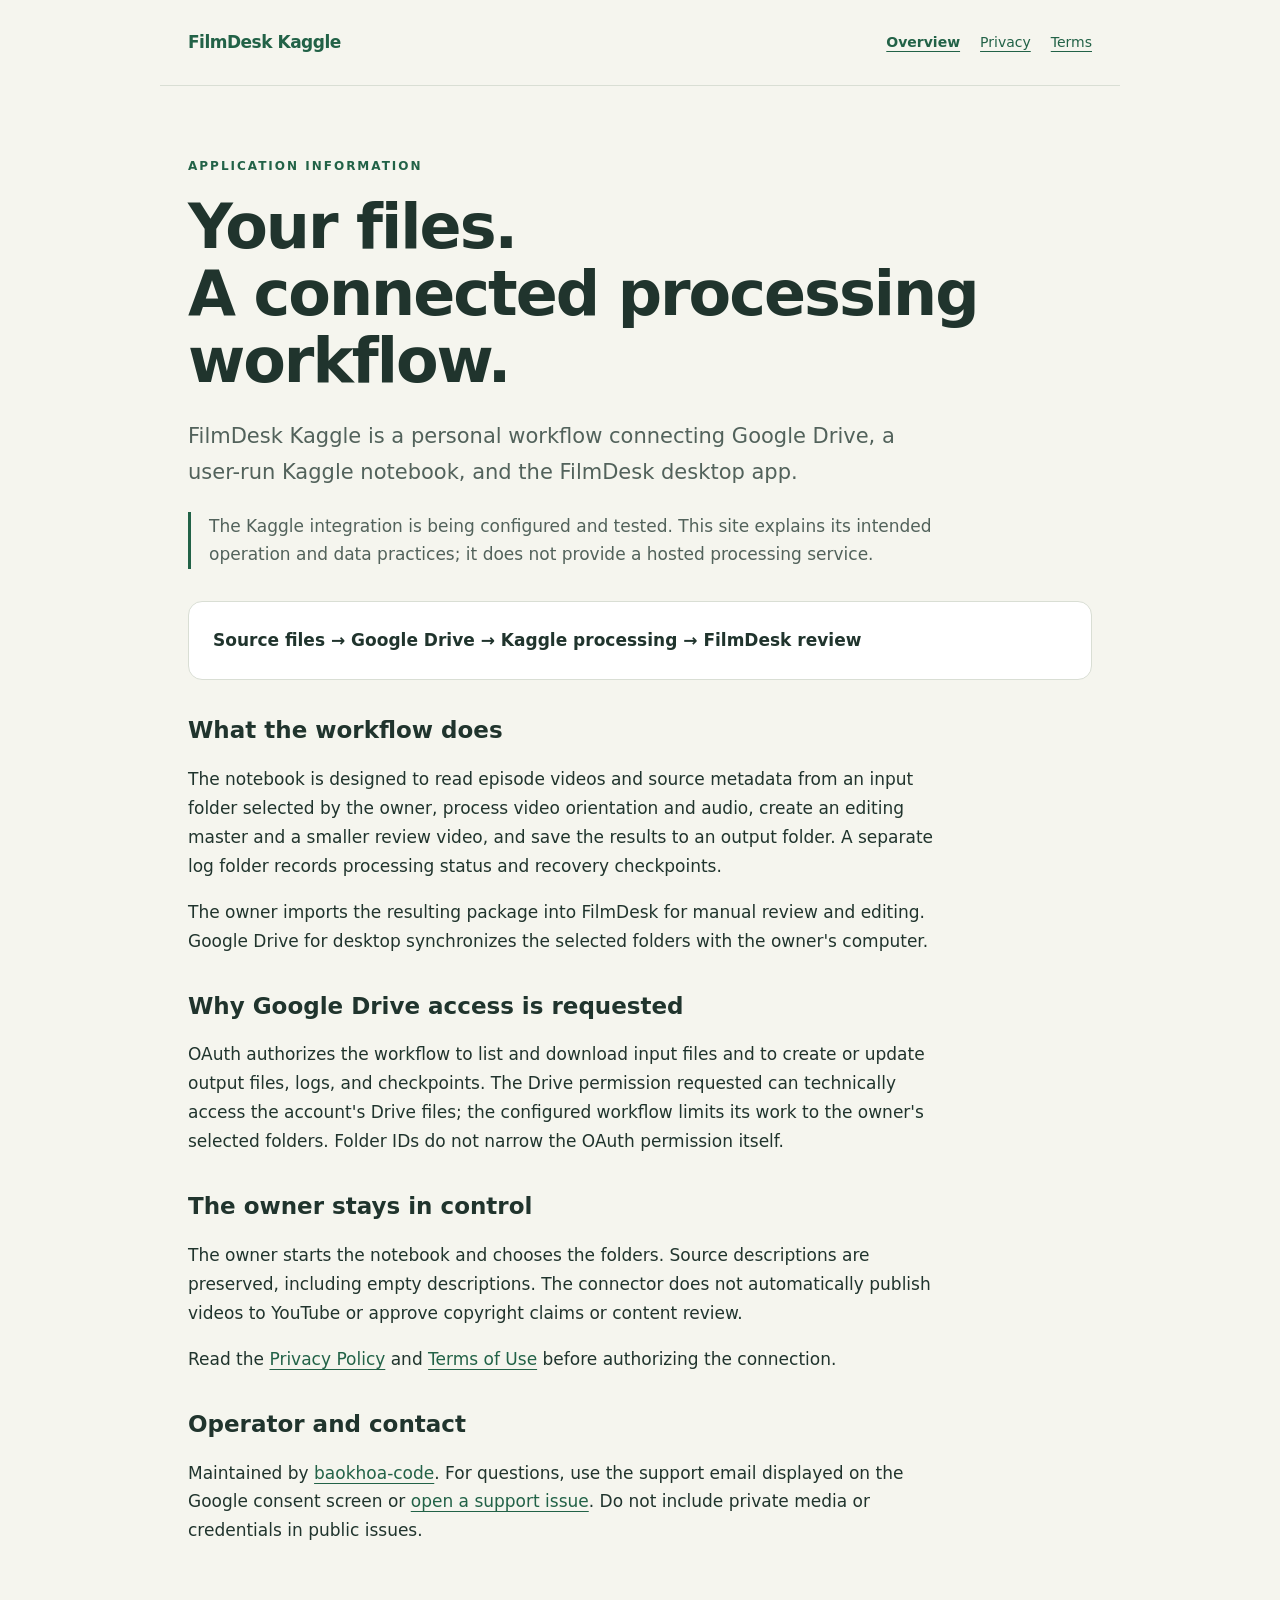
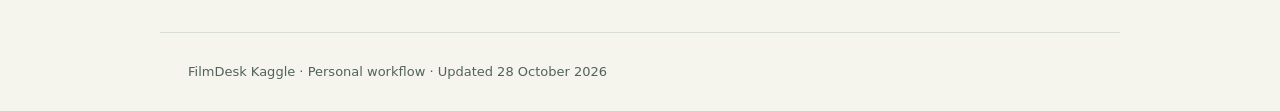
<file: index.html>
<!doctype html>
<html lang="en"><head><meta charset="utf-8"><meta name="viewport" content="width=device-width,initial-scale=1"><title>FilmDesk Kaggle — Personal video processing workflow</title><meta name="description" content="Application information and data practices for the FilmDesk Kaggle Google Drive connection."><link rel="stylesheet" href="styles.css"></head>
<body><header><a class="brand" href="./">FilmDesk Kaggle</a><nav aria-label="Main navigation"><a href="./" aria-current="page">Overview</a><a href="privacy.html">Privacy</a><a href="terms.html">Terms</a></nav></header>
<main><p class="eyebrow">Application information</p><h1>Your files.<br>A connected processing workflow.</h1><p class="lead">FilmDesk Kaggle is a personal workflow connecting Google Drive, a user-run Kaggle notebook, and the FilmDesk desktop app.</p><p class="note">The Kaggle integration is being configured and tested. This site explains its intended operation and data practices; it does not provide a hosted processing service.</p>
<div class="flow">Source files → Google Drive → Kaggle processing → FilmDesk review</div>
<h2>What the workflow does</h2><p>The notebook is designed to read episode videos and source metadata from an input folder selected by the owner, process video orientation and audio, create an editing master and a smaller review video, and save the results to an output folder. A separate log folder records processing status and recovery checkpoints.</p><p>The owner imports the resulting package into FilmDesk for manual review and editing. Google Drive for desktop synchronizes the selected folders with the owner's computer.</p>
<h2>Why Google Drive access is requested</h2><p>OAuth authorizes the workflow to list and download input files and to create or update output files, logs, and checkpoints. The Drive permission requested can technically access the account's Drive files; the configured workflow limits its work to the owner's selected folders. Folder IDs do not narrow the OAuth permission itself.</p>
<h2>The owner stays in control</h2><p>The owner starts the notebook and chooses the folders. Source descriptions are preserved, including empty descriptions. The connector does not automatically publish videos to YouTube or approve copyright claims or content review.</p><p>Read the <a href="privacy.html">Privacy Policy</a> and <a href="terms.html">Terms of Use</a> before authorizing the connection.</p>
<h2>Operator and contact</h2><p>Maintained by <a href="https://github.com/baokhoa-code">baokhoa-code</a>. For questions, use the support email displayed on the Google consent screen or <a href="https://github.com/baokhoa-code/filmdesk-kaggle-info/issues">open a support issue</a>. Do not include private media or credentials in public issues.</p></main>
<footer>FilmDesk Kaggle · Personal workflow · Updated 28 October 2026</footer></body></html>
</file>
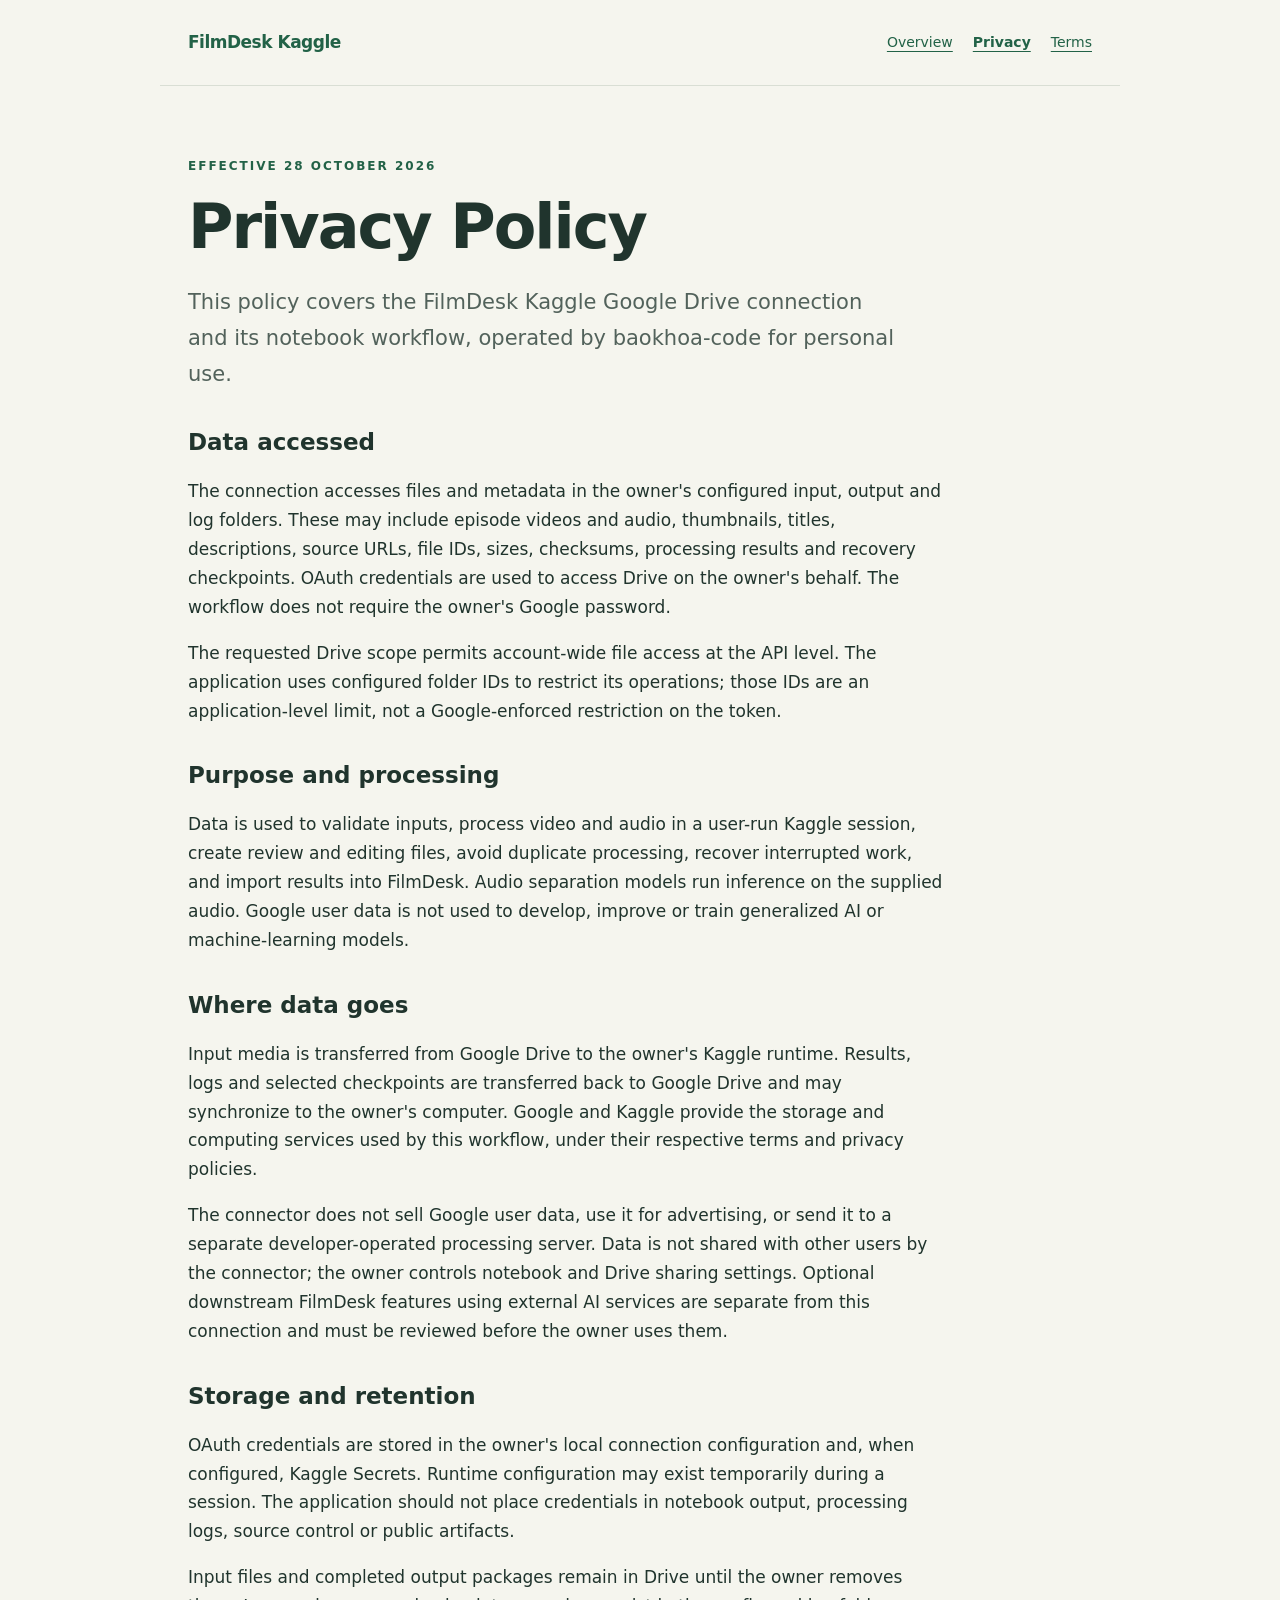
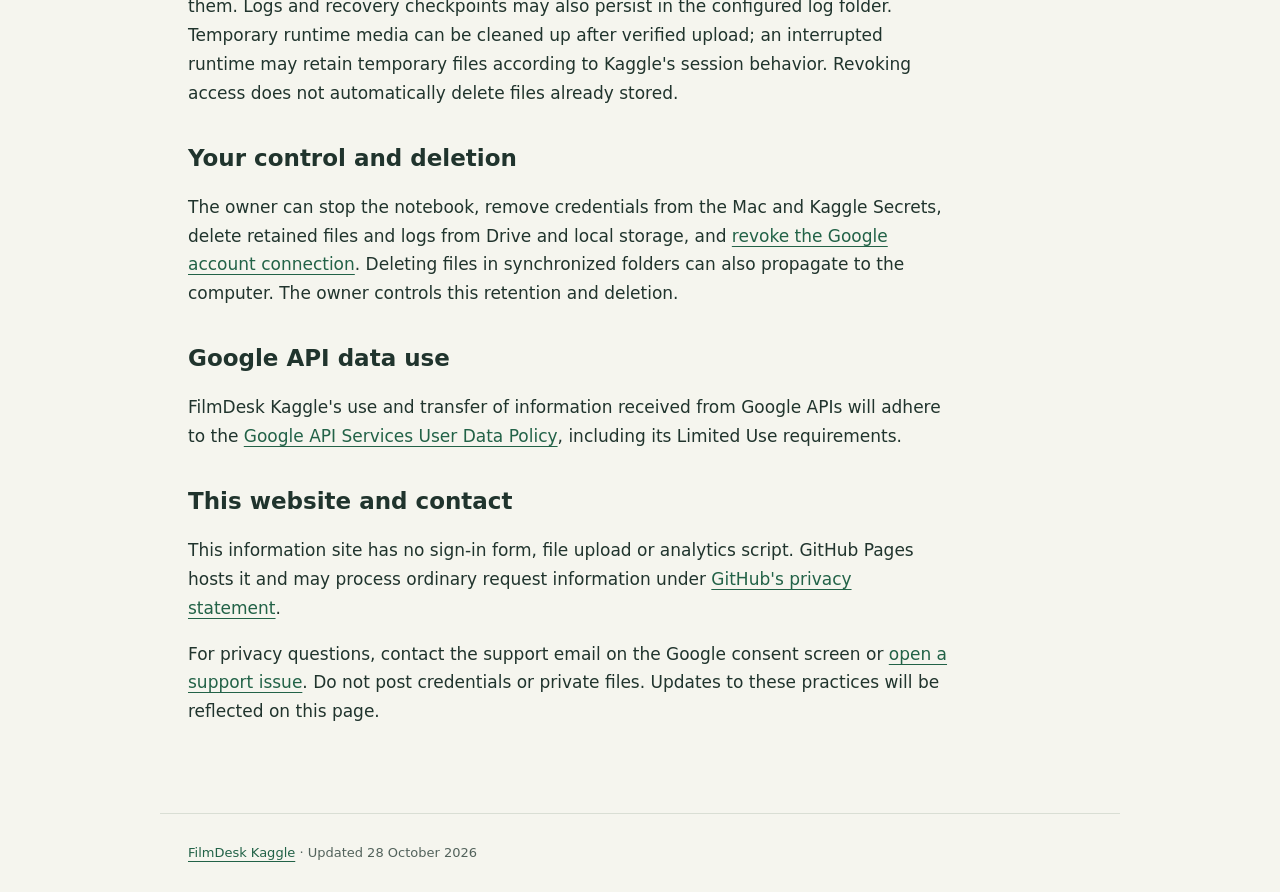
<file: privacy.html>
<!doctype html>
<html lang="en"><head><meta charset="utf-8"><meta name="viewport" content="width=device-width,initial-scale=1"><title>Privacy Policy — FilmDesk Kaggle</title><meta name="description" content="How the FilmDesk Kaggle connection accesses, processes, stores and retains Google Drive data."><link rel="stylesheet" href="styles.css"></head>
<body><header><a class="brand" href="./">FilmDesk Kaggle</a><nav aria-label="Main navigation"><a href="./">Overview</a><a href="privacy.html" aria-current="page">Privacy</a><a href="terms.html">Terms</a></nav></header>
<main><p class="eyebrow">Effective 28 October 2026</p><h1>Privacy Policy</h1><p class="lead">This policy covers the FilmDesk Kaggle Google Drive connection and its notebook workflow, operated by baokhoa-code for personal use.</p>
<h2>Data accessed</h2><p>The connection accesses files and metadata in the owner's configured input, output and log folders. These may include episode videos and audio, thumbnails, titles, descriptions, source URLs, file IDs, sizes, checksums, processing results and recovery checkpoints. OAuth credentials are used to access Drive on the owner's behalf. The workflow does not require the owner's Google password.</p><p>The requested Drive scope permits account-wide file access at the API level. The application uses configured folder IDs to restrict its operations; those IDs are an application-level limit, not a Google-enforced restriction on the token.</p>
<h2>Purpose and processing</h2><p>Data is used to validate inputs, process video and audio in a user-run Kaggle session, create review and editing files, avoid duplicate processing, recover interrupted work, and import results into FilmDesk. Audio separation models run inference on the supplied audio. Google user data is not used to develop, improve or train generalized AI or machine-learning models.</p>
<h2>Where data goes</h2><p>Input media is transferred from Google Drive to the owner's Kaggle runtime. Results, logs and selected checkpoints are transferred back to Google Drive and may synchronize to the owner's computer. Google and Kaggle provide the storage and computing services used by this workflow, under their respective terms and privacy policies.</p><p>The connector does not sell Google user data, use it for advertising, or send it to a separate developer-operated processing server. Data is not shared with other users by the connector; the owner controls notebook and Drive sharing settings. Optional downstream FilmDesk features using external AI services are separate from this connection and must be reviewed before the owner uses them.</p>
<h2>Storage and retention</h2><p>OAuth credentials are stored in the owner's local connection configuration and, when configured, Kaggle Secrets. Runtime configuration may exist temporarily during a session. The application should not place credentials in notebook output, processing logs, source control or public artifacts.</p><p>Input files and completed output packages remain in Drive until the owner removes them. Logs and recovery checkpoints may also persist in the configured log folder. Temporary runtime media can be cleaned up after verified upload; an interrupted runtime may retain temporary files according to Kaggle's session behavior. Revoking access does not automatically delete files already stored.</p>
<h2>Your control and deletion</h2><p>The owner can stop the notebook, remove credentials from the Mac and Kaggle Secrets, delete retained files and logs from Drive and local storage, and <a href="https://myaccount.google.com/connections">revoke the Google account connection</a>. Deleting files in synchronized folders can also propagate to the computer. The owner controls this retention and deletion.</p>
<h2>Google API data use</h2><p>FilmDesk Kaggle's use and transfer of information received from Google APIs will adhere to the <a href="https://developers.google.com/terms/api-services-user-data-policy">Google API Services User Data Policy</a>, including its Limited Use requirements.</p>
<h2>This website and contact</h2><p>This information site has no sign-in form, file upload or analytics script. GitHub Pages hosts it and may process ordinary request information under <a href="https://docs.github.com/en/site-policy/privacy-policies/github-general-privacy-statement">GitHub's privacy statement</a>.</p><p>For privacy questions, contact the support email on the Google consent screen or <a href="https://github.com/baokhoa-code/filmdesk-kaggle-info/issues">open a support issue</a>. Do not post credentials or private files. Updates to these practices will be reflected on this page.</p></main>
<footer><a href="./">FilmDesk Kaggle</a> · Updated 28 October 2026</footer></body></html>
</file>
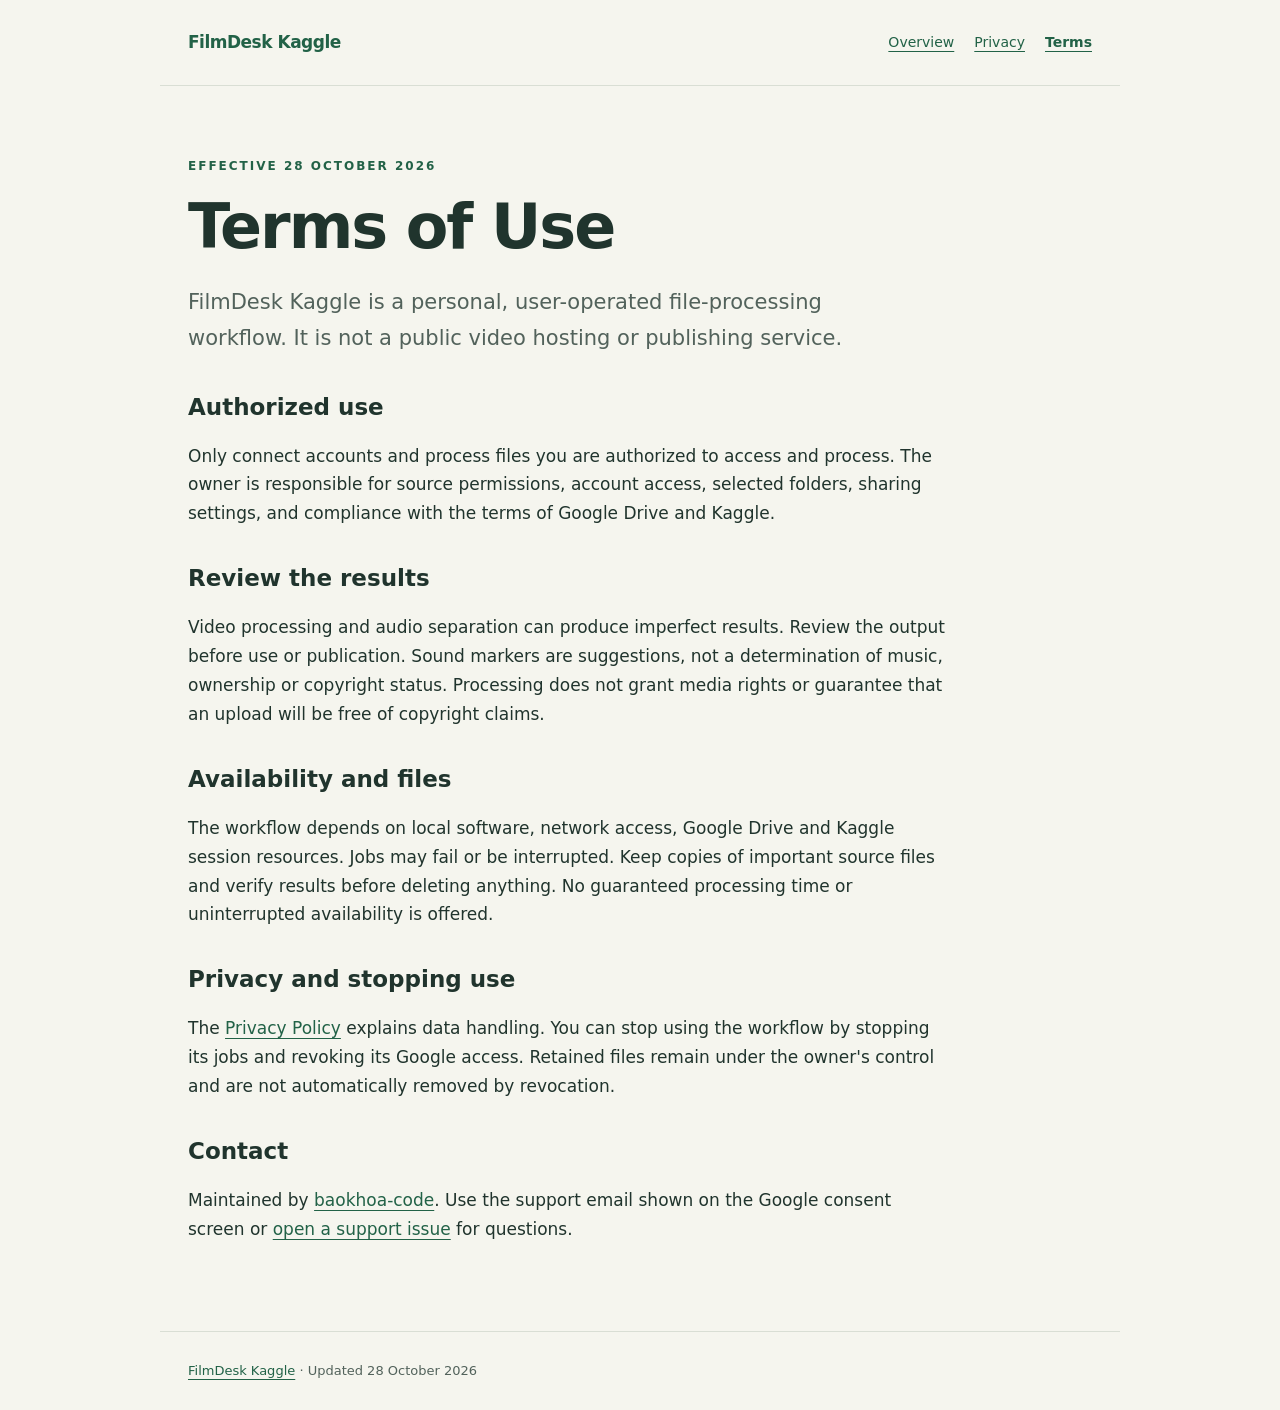
<file: terms.html>
<!doctype html>
<html lang="en"><head><meta charset="utf-8"><meta name="viewport" content="width=device-width,initial-scale=1"><title>Terms of Use — FilmDesk Kaggle</title><meta name="description" content="Usage conditions for the personal FilmDesk Kaggle workflow."><link rel="stylesheet" href="styles.css"></head>
<body><header><a class="brand" href="./">FilmDesk Kaggle</a><nav aria-label="Main navigation"><a href="./">Overview</a><a href="privacy.html">Privacy</a><a href="terms.html" aria-current="page">Terms</a></nav></header>
<main><p class="eyebrow">Effective 28 October 2026</p><h1>Terms of Use</h1><p class="lead">FilmDesk Kaggle is a personal, user-operated file-processing workflow. It is not a public video hosting or publishing service.</p>
<h2>Authorized use</h2><p>Only connect accounts and process files you are authorized to access and process. The owner is responsible for source permissions, account access, selected folders, sharing settings, and compliance with the terms of Google Drive and Kaggle.</p>
<h2>Review the results</h2><p>Video processing and audio separation can produce imperfect results. Review the output before use or publication. Sound markers are suggestions, not a determination of music, ownership or copyright status. Processing does not grant media rights or guarantee that an upload will be free of copyright claims.</p>
<h2>Availability and files</h2><p>The workflow depends on local software, network access, Google Drive and Kaggle session resources. Jobs may fail or be interrupted. Keep copies of important source files and verify results before deleting anything. No guaranteed processing time or uninterrupted availability is offered.</p>
<h2>Privacy and stopping use</h2><p>The <a href="privacy.html">Privacy Policy</a> explains data handling. You can stop using the workflow by stopping its jobs and revoking its Google access. Retained files remain under the owner's control and are not automatically removed by revocation.</p>
<h2>Contact</h2><p>Maintained by <a href="https://github.com/baokhoa-code">baokhoa-code</a>. Use the support email shown on the Google consent screen or <a href="https://github.com/baokhoa-code/filmdesk-kaggle-info/issues">open a support issue</a> for questions.</p></main>
<footer><a href="./">FilmDesk Kaggle</a> · Updated 28 October 2026</footer></body></html>
</file>
<file: styles.css>
:root{color-scheme:light;--ink:#20342d;--muted:#52625b;--paper:#f5f5ee;--line:#d9ded4;--accent:#226247}*{box-sizing:border-box}body{margin:0;background:var(--paper);color:var(--ink);font:17px/1.7 system-ui,-apple-system,BlinkMacSystemFont,"Segoe UI",sans-serif}a{color:var(--accent);text-underline-offset:4px}header,main,footer{max-width:960px;margin:auto;padding:28px}header{display:flex;align-items:center;justify-content:space-between;gap:20px;border-bottom:1px solid var(--line)}.brand{font-weight:750;text-decoration:none;letter-spacing:-.5px}nav{display:flex;gap:20px;flex-wrap:wrap;font-size:14px}nav a[aria-current=page]{font-weight:750}main{padding-top:58px;padding-bottom:70px;min-height:65vh}.eyebrow{text-transform:uppercase;letter-spacing:2px;font-size:12px;font-weight:750;color:var(--accent)}h1{font-size:clamp(36px,6vw,62px);line-height:1.08;letter-spacing:-2px;margin:18px 0 24px;max-width:800px}h2{font-size:23px;line-height:1.3;margin-top:36px}p,li{max-width:760px}.lead{font-size:21px;color:var(--muted);max-width:720px}.flow{padding:24px;border:1px solid var(--line);border-radius:14px;background:#fff;margin:32px 0;font-weight:650}.note{border-left:3px solid var(--accent);padding-left:18px;color:var(--muted)}footer{border-top:1px solid var(--line);font-size:13px;color:var(--muted)}ul{padding-left:23px}@media(max-width:600px){header{align-items:flex-start;flex-direction:column}header,main,footer{padding-left:22px;padding-right:22px}main{padding-top:36px}nav{gap:15px}.lead{font-size:19px}}
</file>
